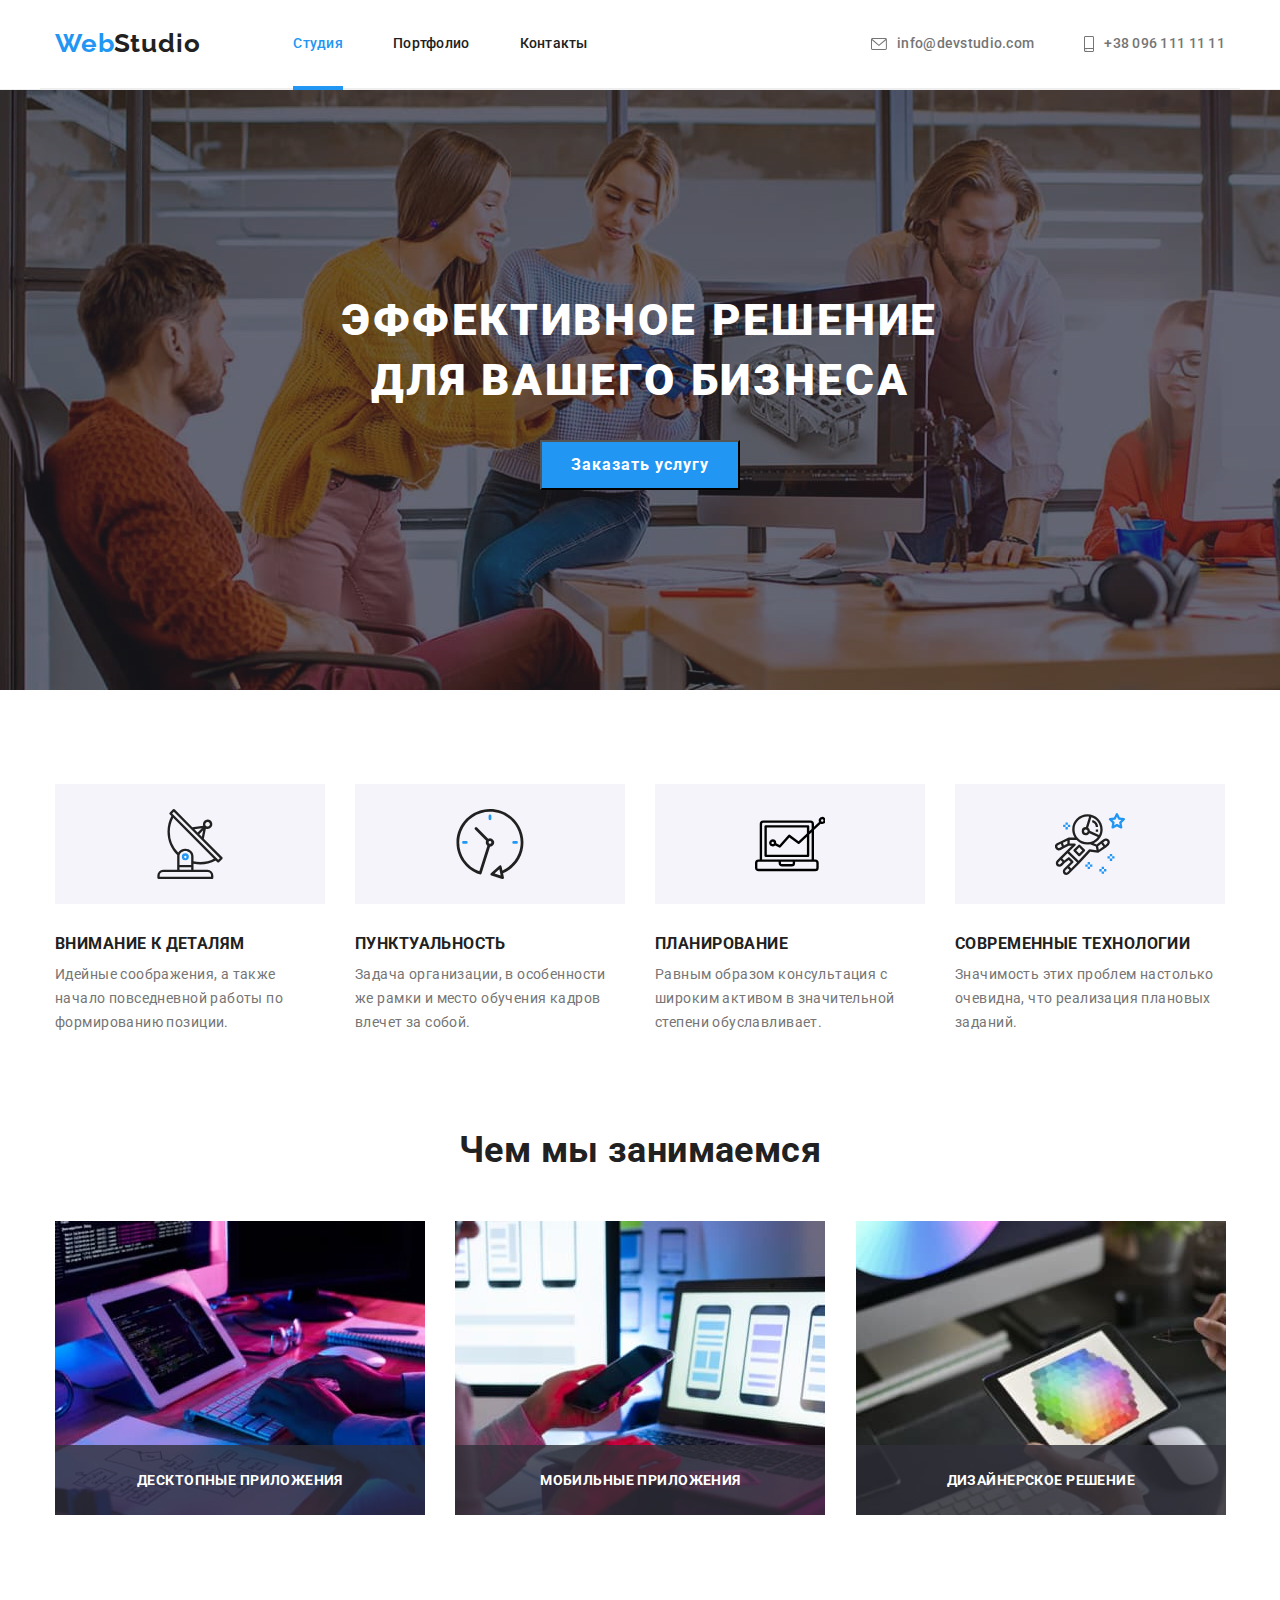
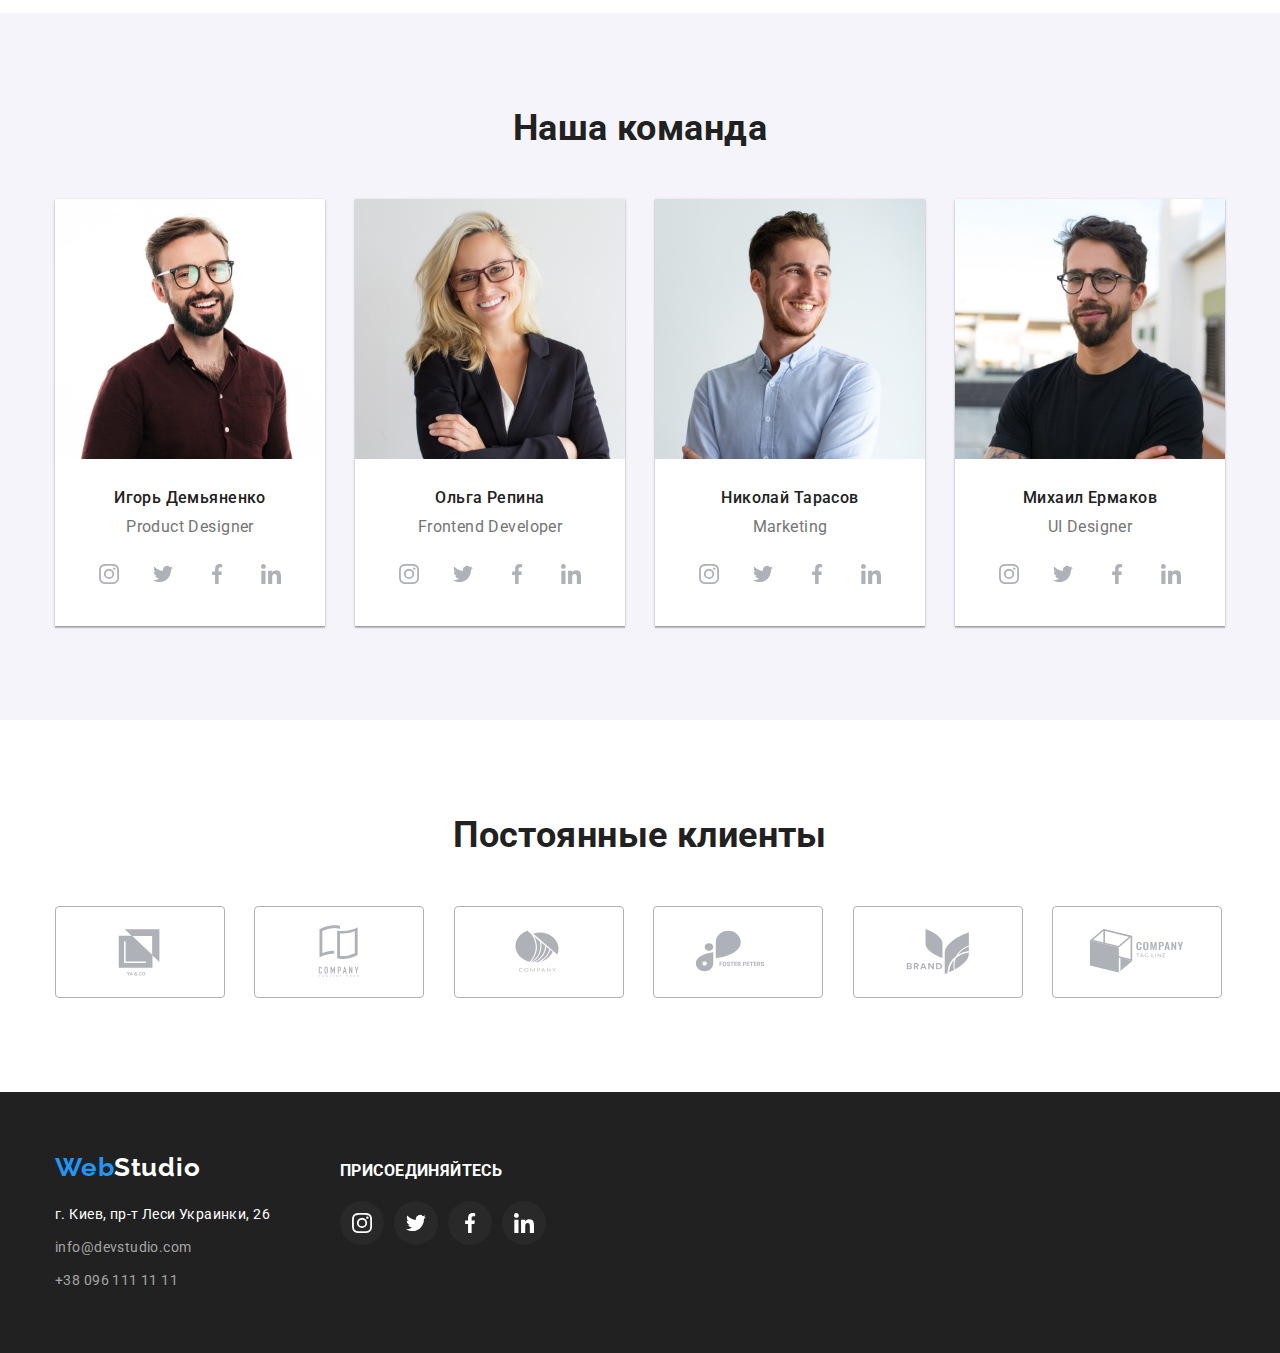
<file: index.html>
<!DOCTYPE html>
<html lang="ru">
    <head>
        <meta charset="UTF-8">
        <meta http-equiv="X-UA-Compatible" content="IE=edge">
        <meta name="viewport" content="width=device-width, initial-scale=1.0">
        <title>homework#5</title>
        <link href="https://fonts.googleapis.com/css2?family=Raleway:wght@700&family=Roboto:wght@400;500;700;900&display=swap"
            rel="stylesheet">
        <link rel="stylesheet" href="https://cdnjs.cloudflare.com/ajax/libs/modern-normalize/1.1.0/modern-normalize.min.css">
        <link rel="stylesheet" href="./css/style.css">
    </head>
    <body class="page">
        <!-- Шапка -->
        <header class="header"> 
            <div class="container header">
                <nav class="site-nav">
                    <a class="logo" href="">
                        <span class="logo-accent">Web</span>
                        <span class="logo-black">Studio</span>
                    </a>

                    <ul class="link-list">
                        <li><a id="studio" class="link" href="./index.html">Студия</a></li>
                        <li><a class="link" href="./portfolio.html">Портфолио</a></li>
                        <li><a class="link" href="./index.html">Контакты</a></li>
                    </ul>
                </nav>
                <ul class="contact">
                    <li><a class="contact-link icon-envelope" href="mailto:info@devstudio.com">
                            <svg class="envelope">
                                <use href="./images/icons.svg#envelope"></use>
                            </svg>
                            info@devstudio.com
                        </a>
                    </li>
                    <li><a class="contact-link icon-smartphone" href="tel:+380961111111">
                            <svg class="smartphone">
                                <use href="./images/icons.svg#smartphone"></use>
                            </svg>
                            +38 096 111 11 11
                        </a>
                    </li>
                </ul>
            </div>
        </header>

        <main>
            <!-- Герой -->
            <section class="hero">
                <div class="container">
                    <h1 class="hero-title">
                        ЭФФЕКТИВНОЕ РЕШЕНИЕ ДЛЯ ВАШЕГО БИЗНЕСА
                    </h1>
                    
                    <button class="button" type="button" data-modal-open>
                        Заказать услугу
                    </button>
                </div>
            </section>
            
            <!--Особенности  features-->
            <section class ="section features">
                <div class="container">
                    <h2 class="section-title hidden">Преимущества</h2>
                    <ul class="features-list">
                        <li>
                            <div class="features-icons">
                                <svg width="70px" height="70px">
                                    <use href="./images/icons.svg#antenna"></use>
                                </svg>
                            </div>
                            <h3 class="title">ВНИМАНИЕ К ДЕТАЛЯМ</h3>
                            <p>Идейные соображения, а также начало повседневной работы по формированию позиции.</p>
                        </li>
                        <li>
                            <div class="features-icons">
                                <svg width="70px" height="70px">
                                    <use href="./images/icons.svg#clock"></use>
                                </svg>
                            </div>
                            <h3 class="title">ПУНКТУАЛЬНОСТЬ</h3>
                            <p>Задача организации, в особенности же рамки и место обучения кадров влечет за собой.</p>
                        </li>
                        <li>
                            <div class="features-icons">
                                <svg width="70px" height="70px">
                                    <use href="./images/icons.svg#vector"></use>
                                </svg>
                            </div>
                            <h3 class="title">ПЛАНИРОВАНИЕ</h3>
                            <p>Равным образом консультация с широким активом в значительной степени обуславливает.</p>
                        </li>
                        <li>
                            <div class="features-icons">
                                <svg width="70px" height="70px">
                                    <use href="./images/icons.svg#astronaut"></use>
                                </svg>
                            </div>
                            <h3 class="title">СОВРЕМЕННЫЕ ТЕХНОЛОГИИ</h3>
                            <p>Значимость этих проблем настолько очевидна, что реализация плановых заданий.</p>
                        </li>
                    </ul>
                </div>
            </section>

            <!-- Чем занимаемся? -->
            <section class="section work">
                <div class="container">
                    <h2 class="section-title">Чем мы занимаемся</h2>
                    <ul class="work-list">
                        <li>
                            <div class="work-box">
                                <img src="./images/work/img1.jpg" alt="Работник пишет код" width="370">
                                <p class="work-text">ДЕСКТОПНЫЕ ПРИЛОЖЕНИЯ</p>
                            </div>
                        </li>
                        <li>
                            <div class="work-box">
                                <img src="./images/work/img2.jpg" alt="Работник создает инетрфейс" width="370">
                                <p class="work-text">МОБИЛЬНЫЕ ПРИЛОЖЕНИЯ</p>
                            </div>
                        </li>
                        <li>
                            <div class="work-box">
                                <img src="./images/work/img3.jpg" alt="Работник подбирает цвет" width="370">
                                <p class="work-text">ДИЗАЙНЕРСКОЕ РЕШЕНИЕ</p>
                            </div>
                        </li>
                    </ul>                
                </div>
            </section>

            <!-- Наша команда -->
            <section class="section staff">
               <div class="container">
                    <h2 class="section-title">Наша команда</h2>
                    <ul class="staff-name">
                        <li class="staff-persons">
                            <img src="./images/staff/img1.jpg" alt="Фото работника" width="270">
                            <div class="staff-box">
                                <h3 class="name">Игорь Демьяненко</h3>
                                <p class="position">Product Designer</p>
                                <ul class="social-team">
                                    <li><a class="person-link" href="">
                                            <svg class="instagram" width="20px" height="20px">
                                                <use href="./images/icons.svg#instagram"></use>
                                            </svg>
                                        </a>
                                    </li>
                                    <li><a class="person-link" href="">
                                            <svg class="twitter" width="20px" height="20px">
                                                <use href="./images/icons.svg#twitter"></use>
                                            </svg>
                                        </a>
                                    </li>
                                    <li><a class="person-link" href="">
                                            <svg class="facebook" width="20px" height="20px">
                                                <use href="./images/icons.svg#facebook"></use>
                                            </svg>
                                        </a>
                                    </li>
                                    <li><a class="person-link" href="">
                                            <svg class="linkedin" width="20px" height="20px">
                                                <use href="./images/icons.svg#linkedin"></use>
                                            </svg>
                                        </a>
                                    </li>
                                </ul>
                            </div>
                        </li>
                        <li class="staff-persons">
                            <img src="./images/staff/img2.jpg" alt="Фото работника" width="270">
                            <div class="staff-box">
                                <h3 class="name">Ольга Репина</h3>
                                <p class="position">Frontend Developer</p>
                                <ul class="social-team">
                                    <li><a class="person-link" href="">
                                            <svg class="instagram" width="20px" height="20px">
                                                <use href="./images/icons.svg#instagram"></use>
                                            </svg>
                                        </a>
                                    </li>
                                    <li><a class="person-link" href="">
                                            <svg class="twitter" width="20px" height="20px">
                                                <use href="./images/icons.svg#twitter"></use>
                                            </svg>
                                        </a>
                                    </li>
                                    <li><a class="person-link" href="">
                                            <svg class="facebook" width="20px" height="20px">
                                                <use href="./images/icons.svg#facebook"></use>
                                            </svg>
                                        </a>
                                    </li>
                                    <li><a class="person-link" href="">
                                            <svg class="linkedin" width="20px" height="20px">
                                                <use href="./images/icons.svg#linkedin"></use>
                                            </svg>
                                        </a>
                                    </li>
                                </ul>
                            </div>
                        </li>
                        <li class="staff-persons">
                            <img src="./images/staff/img3.jpg" alt="Фото работника" width="270">
                            <div class="staff-box">
                                <h3 class="name">Николай Тарасов</h3>
                                <p class="position">Marketing</p>
                                <ul class="social-team">
                                    <li><a class="person-link" href="">
                                            <svg class="instagram" width="20px" height="20px">
                                                <use href="./images/icons.svg#instagram"></use>
                                            </svg>
                                        </a>
                                    </li>
                                    <li><a class="person-link" href="">
                                            <svg class="twitter" width="20px" height="20px">
                                                <use href="./images/icons.svg#twitter"></use>
                                            </svg>
                                        </a>
                                    </li>
                                    <li><a class="person-link" href="">
                                            <svg class="facebook" width="20px" height="20px">
                                                <use href="./images/icons.svg#facebook"></use>
                                            </svg>
                                        </a>
                                    </li>
                                    <li><a class="person-link" href="">
                                            <svg class="linkedin" width="20px" height="20px">
                                                <use href="./images/icons.svg#linkedin"></use>
                                            </svg>
                                        </a>
                                    </li>
                                </ul>
                            </div>
                        </li>
                        <li class="staff-persons">
                            <img src="./images/staff/img4.jpg" alt="Фото работника" width="270">
                            <div class="staff-box">
                                <h3 class="name">Михаил Ермаков</h3>
                                <p class="position">UI Designer</p>
                                <ul class="social-team">
                                    <li><a class="person-link" href="">
                                            <svg class="instagram" width="20px" height="20px">
                                                <use href="./images/icons.svg#instagram"></use>
                                            </svg>
                                        </a>
                                    </li>
                                    <li><a class="person-link" href="">
                                            <svg class="twitter" width="20px" height="20px">
                                                <use href="./images/icons.svg#twitter"></use>
                                            </svg>
                                        </a>
                                    </li>
                                    <li><a class="person-link" href="">
                                            <svg class="facebook" width="20px" height="20px">
                                                <use href="./images/icons.svg#facebook"></use>
                                            </svg>
                                        </a>
                                    </li>
                                    <li><a class="person-link" href="">
                                            <svg class="linkedin" width="20px" height="20px">
                                                <use href="./images/icons.svg#linkedin"></use>
                                            </svg>
                                        </a>
                                    </li>
                                </ul>
                            </div>
                        </li>
                    </ul>
               </div>
            </section>

            <!-- Постоянные клиенты -->
            <section class="section clients">
                <div class="container">
                    <h2 class="section-title">Постоянные клиенты</h2>
                    <ul class="clients-icons">
                        <li><a class="client-link" href="" rel="noopener noreferrer">
                                <svg class="logo" width="106px" height="60px">
                                    <use href="./images/icons.svg#logo1"></use>
                                </svg>
                            </a>
                        </li>
                        <li><a class="client-link" href="" rel="noopener noreferrer">
                                <svg class="logo" width="106px" height="60px">
                                    <use href="./images/icons.svg#logo2"></use>
                                </svg>
                            </a>
                        </li>
                        <li><a class="client-link" href="" rel="noopener noreferrer">
                                <svg class="logo" width="106px" height="60px">
                                    <use href="./images/icons.svg#logo3"></use>
                                </svg>
                            </a>
                        </li>
                        <li><a class="client-link" href="" rel="noopener noreferrer">
                                <svg class="logo" width="106px" height="60px">
                                    <use href="./images/icons.svg#logo4"></use>
                                </svg>
                            </a>
                        </li>
                        <li><a class="client-link" href="" rel="noopener noreferrer">
                                <svg class="logo" width="106px" height="60px">
                                    <use href="./images/icons.svg#logo5"></use>
                                </svg>
                            </a>
                        </li>
                        <li><a class="client-link" href="" rel="noopener noreferrer">
                                <svg class="logo" width="106px" height="60px">
                                    <use href="./images/icons.svg#logo6"></use>
                                </svg>
                            </a>
                        </li>
                    </ul>
                </div>
            </section>
        </main>
<!-- Footer -->
        <footer class="page-footer">
            <div class="container footer">
                <div class="address-footer">
                    <a class="logo-footer" href="">
                        <span class="logo-accent">Web</span>
                        <span class="logo-white">Studio</span>
                    </a>
                    
                    <address>
                        <ul class="adress-list">
                            <li><a  class="text-info" href="" rel="noopener noreferrer" target="_blank">г. Киев, пр-т Леси Украинки, 26</a></li>
                            <li>
                                <a class="info" href="mailto:info@devstudio.com">info@devstudio.com</a>
                            </li>
                            <li>
                                <a class="info" href="tel:+380961111111">+38 096 111 11 11</a>
                            </li>
                        </ul>
                    </address>
                </div>

                <div class="social-footer">
                    <h3 class="title">ПРИСОЕДИНЯЙТЕСЬ</h3>
                    <ul class="social-links">
                        <li><a class="link-icon" href="">
                                <svg class="instagram-footer" width="20px" height="20px">
                                    <use href="./images/icons.svg#instagram"></use>
                                </svg>
                            </a></li>
                        <li><a class="link-icon" href="">
                                <svg class="twitter-footer" width="20px" height="20px">
                                    <use href="./images/icons.svg#twitter"></use>
                                </svg>
                            </a>
                        </li>
                        <li><a class="link-icon" href="">
                                <svg class="facebook-footer" width="20px" height="20px">
                                    <use href="./images/icons.svg#facebook"></use>
                                </svg>
                            </a>
                        </li>
                        <li><a class="link-icon" href="">
                                <svg class="linkedin-footer" width="20px" height="20px">
                                    <use href="./images/icons.svg#linkedin"></use>
                                </svg>
                            </a>
                        </li>
                    </ul>
                </div>

            </div>
        </footer>

        <!-- Modal window -->
        <div class="backdrop is-hidden" data-modal>
            <div class="modal">
                <button class="button-close" data-modal-close>
                    <svg width="30px" height="30px">
                        <use href="./images/icons.svg#close"></use>
                    </svg>
                </button>
            </div>
        </div>
        <script src="./js/modal.js"></script>
    </body>
</html>
</file>
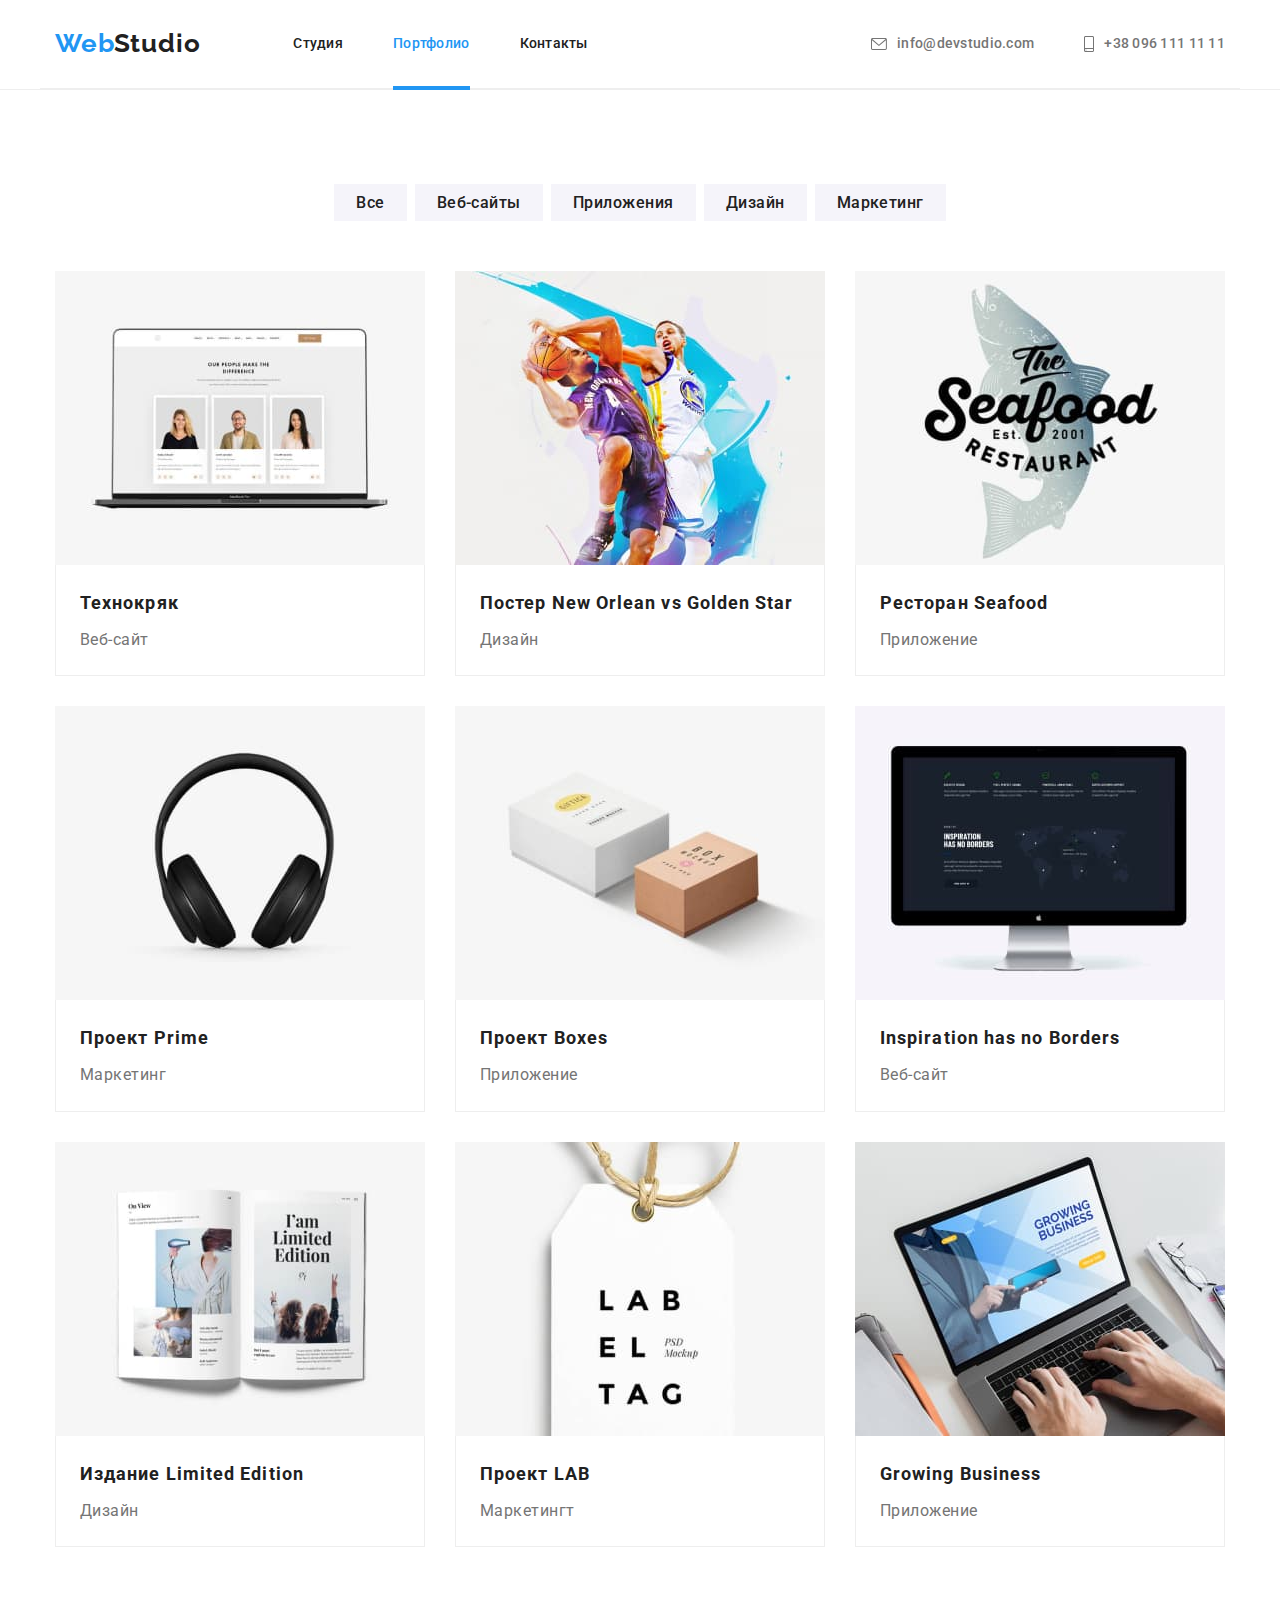
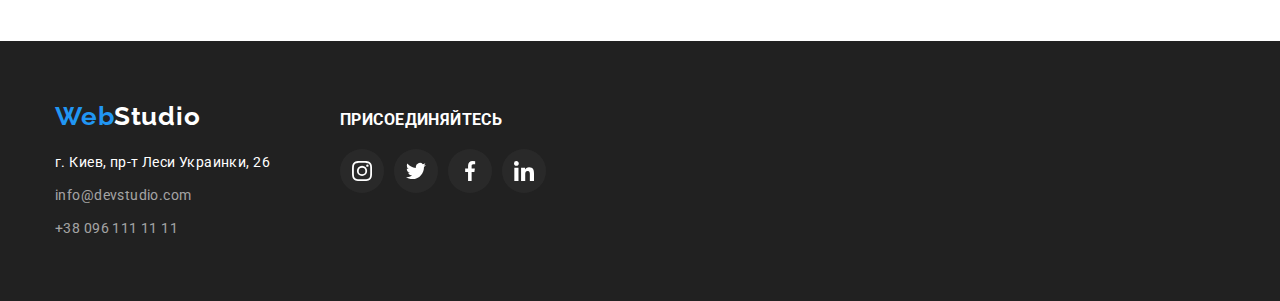
<file: portfolio.html>
<!DOCTYPE html>
<html lang="ru">

<head>
    <meta charset="UTF-8">
    <meta http-equiv="X-UA-Compatible" content="IE=edge">
    <meta name="viewport" content="width=device-width, initial-scale=1.0">
    <title>homework#5</title>
    <link rel="stylesheet" href="https://fonts.googleapis.com/css2?family=Raleway:wght@700&family=Roboto:wght@400;500;700;900&display=swap">
    <link rel="stylesheet" href="https://cdnjs.cloudflare.com/ajax/libs/modern-normalize/1.1.0/modern-normalize.min.css">
    <link rel="stylesheet" href="./css/style.css" />
    
</head>
    <body class="page">
        <!-- Шапка -->
        <header class="header">
            <div class="container header">
                <nav class="site-nav">
                    <a class="logo" href="">
                        <span class="logo-accent">Web</span>
                        <span class="logo-black">Studio</span>
                    </a>
            
                    <ul class="link-list">
                        <li><a  class="link" href="./index.html">Студия</a></li>
                        <li><a id="portfolio" class="link" href="./portfolio.html">Портфолио</a></li>
                        <li><a class="link" href="./index.html">Контакты</a></li>
                    </ul>
                </nav>
                <ul class="contact">
                    <li><a class="contact-link icon-envelope" href="mailto:info@devstudio.com">
                            <svg class="envelope">
                                <use href="./images/icons.svg#envelope"></use>
                            </svg>
                            <span>info@devstudio.com</span></a></li>
                    <li><a class="contact-link icon-smartphone" href="tel:+380961111111">
                            <svg class="smartphone">
                                <use href="./images/icons.svg#smartphone"></use>
                            </svg>
                            <span>+38 096 111 11 11</span></a></li>
                </ul>
            </div>
        </header>
        
        <main>            
            <section class="section-project">
                <div class="container">
                    <h1 class="section-title hidden">Фильтр</h1>
                    <ul class="buttons-filter">
                        <li>
                            <button class="buttons" type="button">Все</button>
                        </li>
                        <li>
                            <button class="buttons" type="button">Веб-сайты</button>
                        </li>
                        <li>
                            <button class="buttons" type="button">Приложения</button>
                        </li>
                        <li>
                            <button class="buttons" type="button">Дизайн</button>
                        </li>
                        <li>
                            <button class="buttons" type="button">Маркетинг</button>
                        </li>
                    </ul>
            
                    <h1 class="section-title hidden">Наши работы</h1>
                    <ul class="project-list">
                        <li class="project-card">
                            <a class="project-link" href="./index.html">
                                <div class="project-description">
                                    <img src="./images/portfolio/1.jpg" alt="Ноутбук с загруженным веб-сайтом" width="370" height="294">
                                    <p class="description">Ресурс предлагает комплексные предложения с разным уровнем функционала и сервисов. Все это позволит посетителю получить
                                    исчерпывающие сведения о компании или частном лице.</p>
                                </div>
                                <div class="text-box">
                                    <h2 class="project-name">Технокряк</h2>
                                    <p class="project-direction">Веб-сайт</p>
                                </div>
                            </a>
                        </li>
                        <li class="project-card">
                            <a class="project-link" href="./index.html">
                                <div class="project-description">
                                    <img src="./images/portfolio/2.jpg" alt="Ноутбук с загруженным веб-сайтом" width="370" height="294">
                                    <p class="description">Ресурс предлагает комплексные предложения с разным уровнем функционала и сервисов. Все это позволит посетителю получить
                                    исчерпывающие сведения о компании или частном лице.</p>
                                </div>
                                <div class="text-box">
                                    <h2 class="project-name">Постер New Orlean vs Golden Star</h2>
                                    <p class="project-direction">Дизайн</p>
                                </div>
                            </a>
                        </li>
                        <li class="project-card">
                            <a class="project-link" href="./index.html">
                                <div class="project-description">
                                    <img src="./images/portfolio/3.jpg" alt="Ноутбук с загруженным веб-сайтом" width="370" height="294">
                                    <p class="description">Ресурс предлагает комплексные предложения с разным уровнем функционала и сервисов. Все это позволит посетителю получить
                                    исчерпывающие сведения о компании или частном лице.</p>
                                </div>
                                <div class="text-box">
                                    <h2 class="project-name">Ресторан Seafood</h2>
                                    <p class="project-direction">Приложение</p>
                                </div>
                            </a>
                        </li>
                        <li class="project-card">
                            <a class="project-link" href="./index.html">
                                <div class="project-description">
                                    <img src="./images/portfolio/4.jpg" alt="Ноутбук с загруженным веб-сайтом" width="370" height="294">
                                    <p class="description">Ресурс предлагает комплексные предложения с разным уровнем функционала и сервисов. Все это позволит посетителю получить
                                    исчерпывающие сведения о компании или частном лице.</p>
                                </div>
                                <div class="text-box">
                                    <h2 class="project-name">Проект Prime</h2>
                                    <p class="project-direction">Маркетинг</p>
                                </div>
                            </a>
                        </li>
                        <li class="project-card">
                            <a class="project-link" href="./index.html">
                                <div class="project-description">
                                    <img src="./images/portfolio/5.jpg" alt="Ноутбук с загруженным веб-сайтом" width="370" height="294">
                                    <p class="description">Ресурс предлагает комплексные предложения с разным уровнем функционала и сервисов. Все это позволит посетителю получить
                                    исчерпывающие сведения о компании или частном лице.</p>
                                </div>
                                <div class="text-box">
                                    <h2 class="project-name">Проект Boxes</h2>
                                    <p class="project-direction">Приложение</p>
                                </div>
                            </a>
                        </li>
                        <li class="project-card">
                            <a class="project-link" href="./index.html">
                                <div class="project-description">
                                    <img src="./images/portfolio/6.jpg" alt="Ноутбук с загруженным веб-сайтом" width="370" height="294">
                                    <p class="description">Ресурс предлагает комплексные предложения с разным уровнем функционала и сервисов. Все это позволит посетителю получить
                                    исчерпывающие сведения о компании или частном лице.</p>
                                </div>
                                <div class="text-box">
                                    <h2 class="project-name">Inspiration has no Borders</h2>
                                    <p class="project-direction">Веб-сайт</p>
                                </div>
                            </a>
                        </li>
                        <li class="project-card">
                            <a class="project-link" href="./index.html">
                                <div class="project-description">
                                    <img src="./images/portfolio/7.jpg" alt="Ноутбук с загруженным веб-сайтом" width="370" height="294">
                                    <p class="description">Ресурс предлагает комплексные предложения с разным уровнем функционала и сервисов. Все это позволит посетителю получить
                                    исчерпывающие сведения о компании или частном лице.</p>
                                </div>
                                <div class="text-box">
                                    <h2 class="project-name">Издание Limited Edition</h2>
                                    <p class="project-direction">Дизайн</p>
                                </div>
                            </a>
                        </li>
                        <li class="project-card">
                            <a class="project-link" href="./index.html">
                                <div class="project-description">
                                    <img src="./images/portfolio/8.jpg" alt="Ноутбук с загруженным веб-сайтом" width="370" height="294">
                                    <p class="description">Ресурс предлагает комплексные предложения с разным уровнем функционала и сервисов. Все это позволит посетителю получить
                                    исчерпывающие сведения о компании или частном лице.</p>
                                </div>
                                <div class="text-box">
                                    <h2 class="project-name">Проект LAB</h2>
                                    <p class="project-direction">Маркетингт</p>
                                </div>
                            </a>
                        </li>
                        <li class="project-card">
                            <a class="project-link" href="./index.html">
                                <div class="project-description">
                                    <img src="./images/portfolio/9.jpg" alt="Ноутбук с загруженным веб-сайтом" width="370" height="294">
                                    <p class="description">Ресурс предлагает комплексные предложения с разным уровнем функционала и сервисов. Все это позволит посетителю получить
                                    исчерпывающие сведения о компании или частном лице.</p>
                                </div>
                                <div class="text-box">
                                    <h2 class="project-name">Growing Business</h2>
                                    <p class="project-direction">Приложение</p>
                                </div>
                            </a>
                        </li>
                    </ul>
                </div>
            </section>
        </main>
     
<!-- Footer -->
<footer class="page-footer">
    <div class="container footer">
        <div class="address-footer">
            <a class="logo-footer" href="">
                <span class="logo-accent">Web</span>
                <span class="logo-white">Studio</span>
            </a>

            <address>
                <ul class="adress-list">
                    <li><a class="text-info" href="" rel="noopener noreferrer" target="_blank">г. Киев, пр-т Леси
                            Украинки, 26</a></li>
                    <li>
                        <a class="info" href="mailto:info@devstudio.com">info@devstudio.com</a>
                    </li>
                    <li>
                        <a class="info" href="tel:+380961111111">+38 096 111 11 11</a>
                    </li>
                </ul>
            </address>
        </div>

        <div class="social-footer">
            <h3 class="title">ПРИСОЕДИНЯЙТЕСЬ</h3>
            <ul class="social-links">
                <li><a class="link-icon" href="">
                        <svg class="instagram-footer" width="20px" height="20px">
                            <use href="./images/icons.svg#instagram"></use>
                        </svg>
                    </a></li>
                <li><a class="link-icon" href="">
                        <svg class="twitter-footer" width="20px" height="20px">
                            <use href="./images/icons.svg#twitter"></use>
                        </svg>
                    </a>
                </li>
                <li><a class="link-icon" href="">
                        <svg class="facebook-footer" width="20px" height="20px">
                            <use href="./images/icons.svg#facebook"></use>
                        </svg>
                    </a>
                </li>
                <li><a class="link-icon" href="">
                        <svg class="linkedin-footer" width="20px" height="20px">
                            <use href="./images/icons.svg#linkedin"></use>
                        </svg>
                    </a>
                </li>
            </ul>
        </div>

    </div>
</footer>
    </body>
            
</html>
</file>
<file: css/style.css>
/* основной цвет background: #212121; --title-text-color */

/* неактивные контакты, абзац и вторичный  background: #757575; --primari-text-color */

/* основной фон страницы background: #FFFFFF; --primari-white-color */

/* акцент background: #2196F3;--accent-color */
/* ховер героя backgraund: #188CE8; --hover-button */

/* фон шапки bgrcolor: #ececec; --header-bgrcolor */
/* фон героя и футер background: #2F303A; --hero-bgrcolor */
/* фон команда background: #F5F4FA; --staff-bdrcolor */

/* контакты в футере background: #FFFFFF99;   rgba(0, 0, 0, 0.6); --contact-footer */
/* bg-icon-footer: #ffffff0a; rgba(255, 255, 255, 0.1); --bg-icon-footer */
/* Border: #eeeeee; --border-box */
/* Bg-icon: #afb1b8; --bg-icon */
/* --bg-overflay; #2196F3E5 */

:root {
  --title-text-color: #212121;
  --primari-text-color: #757575;
  --primari-white-color: #ffffff;
  --accent-color: #2196f3;
  --header-bgrcolor: #ececec;
  --hero-bgrcolor: #2f303a;
  --staff-bdrcolor: #f5f4fa;
  --contact-footer: #ffffff99;
  --bg-icon-footer: #ffffff0a;
  --hover-button: #188ce8;
  --border-box: #eeeeee;
  --bg-icon: #afb1b8;
  --bg-overflay: #2196f3e5;
  --timing-function: cubic-bezier(0.4, 0, 0.2, 1);
}

.page {
  background-color: var(--primari-white-color);
  color: var(--primari-text-color);

  font-family: Roboto, sans-serif;
  font-weight: 400;
  font-size: 14px;
  line-height: 1.17;
  letter-spacing: 0.03em;
}

ul {
  list-style: none;
  padding-left: 0px;
  margin-top: 0px;
  margin-bottom: 0px;
}
p {
  margin-top: 0px;
  margin-bottom: 0px;
}
img {
  display: block;
}

/* Header */
.header {
  border-bottom: 1px solid var(--border-box);
}
.container {
  width: 1200px;
  padding-left: 15px;
  padding-right: 15px;
  margin-left: auto;
  margin-right: auto;
}
/* Site-nav */
.logo-accent {
  margin-right: -4px;
  color: var(--accent-color);
}
.logo-black {
  color: var(--title-text-color);
}
.logo-white {
  color: var(--primari-white-color);
}

.logo-accent,
.logo-black,
.logo-white {
  font-family: Raleway, sans-serif;
  font-weight: 700;
  font-size: 26px;
  line-height: 1.17;
  letter-spacing: 0.03em;
}
.logo {
  display: inline-block;
}
.container.header {
  display: flex;
  align-items: center;
}
.site-nav {
  display: flex;
  align-items: center;
}
.link-list,
.contact {
  display: flex;
  margin: 0px;
  padding: 0px;
}
.link-list {
  margin-left: 93px;
}
.link-list .link,
.contact .contact-link {
  display: inline-flex;
  padding-top: 32px;
  padding-bottom: 32px;
}
.link-list .link {
  color: var(--title-text-color);

  transition: color 250ms var(--timing-function);
}
.link-list li + li {
  margin-left: 50px;
}
.link-list .link:hover,
.link-list .link:focus {
  color: var(--accent-color);
}
.link {
  position: relative;
}
.link::after {
  content: "";

  position: absolute;
  left: 0px;
  bottom: -2px;

  display: block;
  width: 100%;
  height: 4px;
  background-color: var(--accent-color);
  opacity: 0;
}

#studio {
  color: var(--accent-color);
}
#studio::after {
  opacity: 1;
}
#portfolio {
  color: var(--accent-color);
}
#portfolio::after {
  opacity: 1;
}

/* Contact */

.site-nav,
.contact {
  font-weight: 500;
  font-size: 14px;
  line-height: 1.7;
  letter-spacing: 0.02em;
}
.contact li + li {
  margin-left: 50px;
}
.contact {
  margin-left: auto;
}
.contact-link {
  display: inline-flex;
  align-items: center;
  color: var(--primari-text-color);

  transition: color 250ms var(--timing-function);
}
.contact-link:hover,
.contact-link:focus {
  color: var(--accent-color);
}

.envelope {
  width: 16px;
  height: 12px;
  margin-right: 10px;
  fill: var(--primari-text-color);

  transition: fill 250ms var(--timing-function);
}
.icon-envelope:hover .envelope,
.icon-envelope:focus .envelope {
  fill: var(--accent-color);
}
.smartphone {
  width: 10px;
  height: 16px;
  margin-right: 10px;
  fill: var(--primari-text-color);

  transition: fill 250ms var(--timing-function);
}
.icon-smartphone:hover .smartphone,
.icon-smartphone:focus .smartphone {
  fill: var(--accent-color);
}

a {
  text-decoration: none;
}

/* Hero */
.hero {
  padding-top: 200px;
  padding-bottom: 200px;
  text-align: center;
  margin-left: auto;
  margin-right: auto;
  max-width: 1600px;
  background-image: linear-gradient(
      to right,
      rgba(47, 48, 58, 0.4),
      rgba(47, 48, 58, 0.4)
    ),
    url(../images/hero/hero-icon.jpg);
  background-color: var(--hero-bgrcolor);
}

.hero-title {
  color: var(--primari-white-color);
  font-weight: 900;
  font-size: 44px;
  line-height: 1.37;
  letter-spacing: 0.06em;
  width: 696px;
  margin: 0px auto 30px auto;
}
.button {
  width: 200px;
  height: 50px;

  color: var(--primari-white-color);
  background-color: var(--accent-color);

  font-weight: 700;
  font-size: 16px;
  line-height: 1.88;
  letter-spacing: 0.06em;
  cursor: pointer;
  text-align: center;

  transition: background-color 2500ms var(--timing-function);
}
.button:hover,
.button:focus {
  background-color: var(--hover-button);
}

/* Section */
.work-list {
  padding-left: 0px;
}

h2 {
  font-weight: 700;
  font-size: 36px;
  text-align: center;
}

/* Features */
.section.features,
.section-project {
  padding-top: 94px;
  padding-bottom: 94px;
}
.section-title {
  color: var(--title-text-color);
  margin-top: 0px;
  margin-bottom: 50px;
  text-align: center;
}
.section-title.hidden {
  position: absolute;
  width: 1px;
  height: 1px;
  margin: -1px;
  border: 0;
  padding: 0;
  white-space: nowrap;
  clip-path: inset(100%);
  clip: rect(0 0 0 0);
  overflow: hidden;
}
.features-list {
  display: flex;
  margin-top: 0px;
}
.features-list li {
  width: 270px;
}
.features-list li:not(:nth-last-child(1)) {
  margin-right: 30px;
}
.features-list .title {
  color: var(--title-text-color);
  font-weight: 700;
  margin-top: 0px;
  margin-bottom: 10px;
}
.features-list p {
  line-height: 1.71;
}

.features-icons {
  display: inline-flex;
  justify-content: center;
  align-items: center;
  width: 270px;
  height: 120px;
  margin-bottom: 30px;
  border: none;
  background-color: var(--staff-bdrcolor);
}

/* Work */
.section.work {
  padding-bottom: 94px;
}
.work-list li {
  display: inline-block;
  margin-right: -3px;
}
.work-list li + li {
  margin-left: 30px;
}
.work-box {
  position: relative;
}

.work-text {
  position: absolute;
  bottom: 0;
  display: flex;
  justify-content: center;
  align-items: center;
  width: 100%;
  height: 70px;

  font-weight: 700;
  color: var(--primari-white-color);
  background: #2f303acc;
}

/* Staff */
.section.staff {
  padding-top: 94px;
  padding-bottom: 94px;

  background-color: var(--staff-bdrcolor);
}
.staff-name {
  display: flex;
  padding-left: 0px;
  margin-top: 0px;
  margin-bottom: 0px;
}
.staff-persons {
  background-color: var(--primari-white-color);
  box-shadow: 0px 1px 3px #00000033, 0px 1px 1px #00000024,
    0px 2px 1px #0000001f;
}
.staff-persons:not(:first-child) {
  margin-left: 30px;
}
.staff-box {
  padding: 30px 32px;
}
.staff-box .name {
  color: var(--title-text-color);
  font-weight: 500;
  font-size: 16px;
  margin-top: 0px;
  margin-bottom: 10px;
  text-align: center;
}
.staff-name .position {
  font-size: 16px;
  text-align: center;
  margin-bottom: 16px;
}

.social-team {
  display: inline-flex;
  justify-content: center;
}
.social-team li + li {
  margin-left: 10px;
}
.person-link {
  display: inline-flex;
  justify-content: center;
  align-items: center;
  width: 44px;
  height: 44px;
  background-color: var(--primari-white-color);
  border-radius: 50%;

  transition: background-color 250ms var(--timing-function);
}
.person-link:hover,
.person-link:focus {
  background-color: var(--accent-color);
}

.instagram,
.twitter,
.facebook,
.linkedin {
  fill: var(--bg-icon);
  transition: fill 250ms var(--timing-function);
}
.person-link:hover .instagram,
.person-link:focus .instagram,
.person-link:hover .twitter,
.person-link:focus .twitter,
.person-link:hover .facebook,
.person-link:focus .facebook,
.person-link:hover .linkedin,
.person-link:focus .linkedin {
  fill: var(--primari-white-color);
}

/* Clients */
.section.clients {
  padding: 94px 0px;
}
.clients-icons li + li {
  margin-left: 30px;
}
.clients-icons li {
  display: inline-flex;
}
.client-link {
  display: flex;
  justify-content: center;
  align-items: center;
  width: 170px;
  height: 92px;
  border: 1px solid var(--bg-icon);
  margin-right: -4px;
  border-radius: 4px;

  transition: border 250ms var(--timing-function);
}

.client-link:hover,
.client-link:focus {
  border: 1px solid var(--accent-color);
}
.logo {
  fill: var(--bg-icon);

  transition: fill 250ms var(--timing-function);
}
.client-link:hover .logo,
.client-link:focus .logo {
  fill: var(--accent-color);
}

/* Footer */

.page-footer {
  padding-top: 60px;
  padding-bottom: 60px;

  background-color: var(--title-text-color);
}
.container.footer {
  display: flex;
  align-items: baseline;
}
.logo-footer {
  display: block;
  margin-bottom: 20px;
}
.adress-list {
  padding-left: 0px;
}
.adress-list li + li {
  margin-top: 9px;
}
.adress-list .text-info {
  color: var(--primari-white-color);
  font-style: normal;
  line-height: 1.71;
}
.adress-list .info {
  color: var(--contact-footer);
  font-style: normal;
  line-height: 1.71;

  transition: color 250ms var(--timing-function);
}
.adress-list .info:hover,
.adress-list .info:focus {
  color: var(--accent-color);
}

.social-footer .title {
  color: var(--primari-white-color);
  font-weight: 700;
  margin-top: 0px;
  margin-bottom: 20px;
}
.social-footer {
  margin-left: 70px;
}
.social-links {
  display: inline-flex;
  justify-content: center;
}
.social-links li + li {
  margin-left: 10px;
}
.link-icon {
  display: inline-flex;
  justify-content: center;
  align-items: center;
  width: 44px;
  height: 44px;
  background-color: var(--bg-icon-footer);
  border-radius: 50%;

  transition: background-color 250ms var(--timing-function);
}
.link-icon:hover,
.link-icon:focus {
  background-color: var(--accent-color);
}
.instagram-footer,
.twitter-footer,
.facebook-footer,
.linkedin-footer {
  fill: var(--primari-white-color);
}

/* PORTFOLIO */
/* Filter */

.filter {
  width: 611px;
  height: 54px;
  margin: 94px auto 34px;
}
.project {
  margin-bottom: 94px;
}
.buttons-filter {
  margin: 0px auto 50px;
  display: flex;
  justify-content: center;
}
.buttons-filter li + li {
  margin-left: 8px;
}
.buttons {
  padding: 6px 22px;

  color: var(--title-text-color);
  background-color: var(--staff-bdrcolor);
  box-shadow: none;
  font-weight: 500;
  font-size: 16px;
  line-height: 1.6;
  letter-spacing: 0.03em;
  cursor: pointer;
  text-align: center;
  border: none;

  transition: color 250ms var(--timing-function),
    background-color 250ms var(--timing-function),
    box-shadow 250ms var(--timing-function);
}
.buttons:hover,
.buttons:focus {
  color: var(--primari-white-color);
  background-color: var(--accent-color);
  box-shadow: 0px 2px 2px 0px #0000001f, 0px 1px 2px 0px #00000014,
    0px 3px 1px 0px #0000001a;
}

/* Project */
.text-box {
  padding: 20px 24px;
  border-right: 1px solid var(--border-box);
  border-bottom: 1px solid var(--border-box);
  border-left: 1px solid var(--border-box);
}
.project-name {
  color: var(--title-text-color);
  font-weight: 700;
  font-size: 18px;
  line-height: 2;
  vertical-align: top;
  text-align: left;
  letter-spacing: 0.06em;
  margin-top: 0px;
  margin-bottom: 4px;
}

.project-direction {
  font-size: 16px;
  line-height: 1.88;
  text-align: left;
  vertical-align: top;
  letter-spacing: 0.03em;

  color: var(--primari-text-color);
}

.project-list {
  display: flex;
  flex-wrap: wrap;
}

.project-list li:not(:nth-of-type(3n)) {
  margin-right: 30px;
}
.project-list li:not(:nth-last-child(-n + 3)) {
  margin-bottom: 30px;
}
.project-link {
  display: block;
  box-shadow: none;
  transition: box-shadow 250ms var(--timing-function);
}
.project-link:hover,
.project-link:focus {
  box-shadow: 1px 4px 6px 0px #00000029, 0px 4px 4px 0px #0000000f,
    0px 1px 1px 0px #0000001f;
}

/* Overflay */
.project-description {
  position: relative;
  overflow: hidden;
}
.project-description::before {
  content: "";
  position: absolute;
  width: 100%;
  height: 100%;

  transform: translateY(100%);
  transition: transform 250ms var(--timing-function);

  background-color: var(--bg-overflay);
}
.project-link:hover .project-description::before,
.project-link:focus .project-description::before {
  transform: translateY(0);
}
.description {
  position: absolute;
  top: 50%;
  left: 50%;
  transform: translate(-50%, 100%);
  transition: transform 250ms var(--timing-function);

  width: 322px;
  font-size: 18px;
  line-height: 1.56em;
  color: var(--primari-white-color);
}
.project-link:hover .description,
.project-link:focus .description {
  transform: translate(-50%, -50%);
}

/* Modal window */
.backdrop {
  position: fixed;
  top: 0;
  left: 0;
  width: 100%;
  height: 100%;

  background-color: #000000a0;
  opacity: 1;
  transition: opacity 250ms var(--timing-function);
}
.backdrop.is-hidden {
  opacity: 0;
  pointer-events: none;
}
.backdrop.is-hidden .modal {
  transform: translate(-50%, -50%) scale(1.1);
}
.modal {
  position: absolute;
  top: 50%;
  left: 50%;
  transform: translate(-50%, -50%) scale(1);
  transition: transform 250ms var(--timing-function),
    scale 250ms var(--timing-function);

  width: 528px;
  height: 581px;

  background-color: #fff;
}
.button-close {
  position: absolute;
  top: 0;
  right: 0;
  width: 30px;
  height: 30px;
  margin-top: 8px;
  margin-right: 8px;
  border: none;
  background-color: #ffffff00;
}
.button-close svg {
  position: absolute;
  bottom: 0;
  left: 0;
}
</file>
